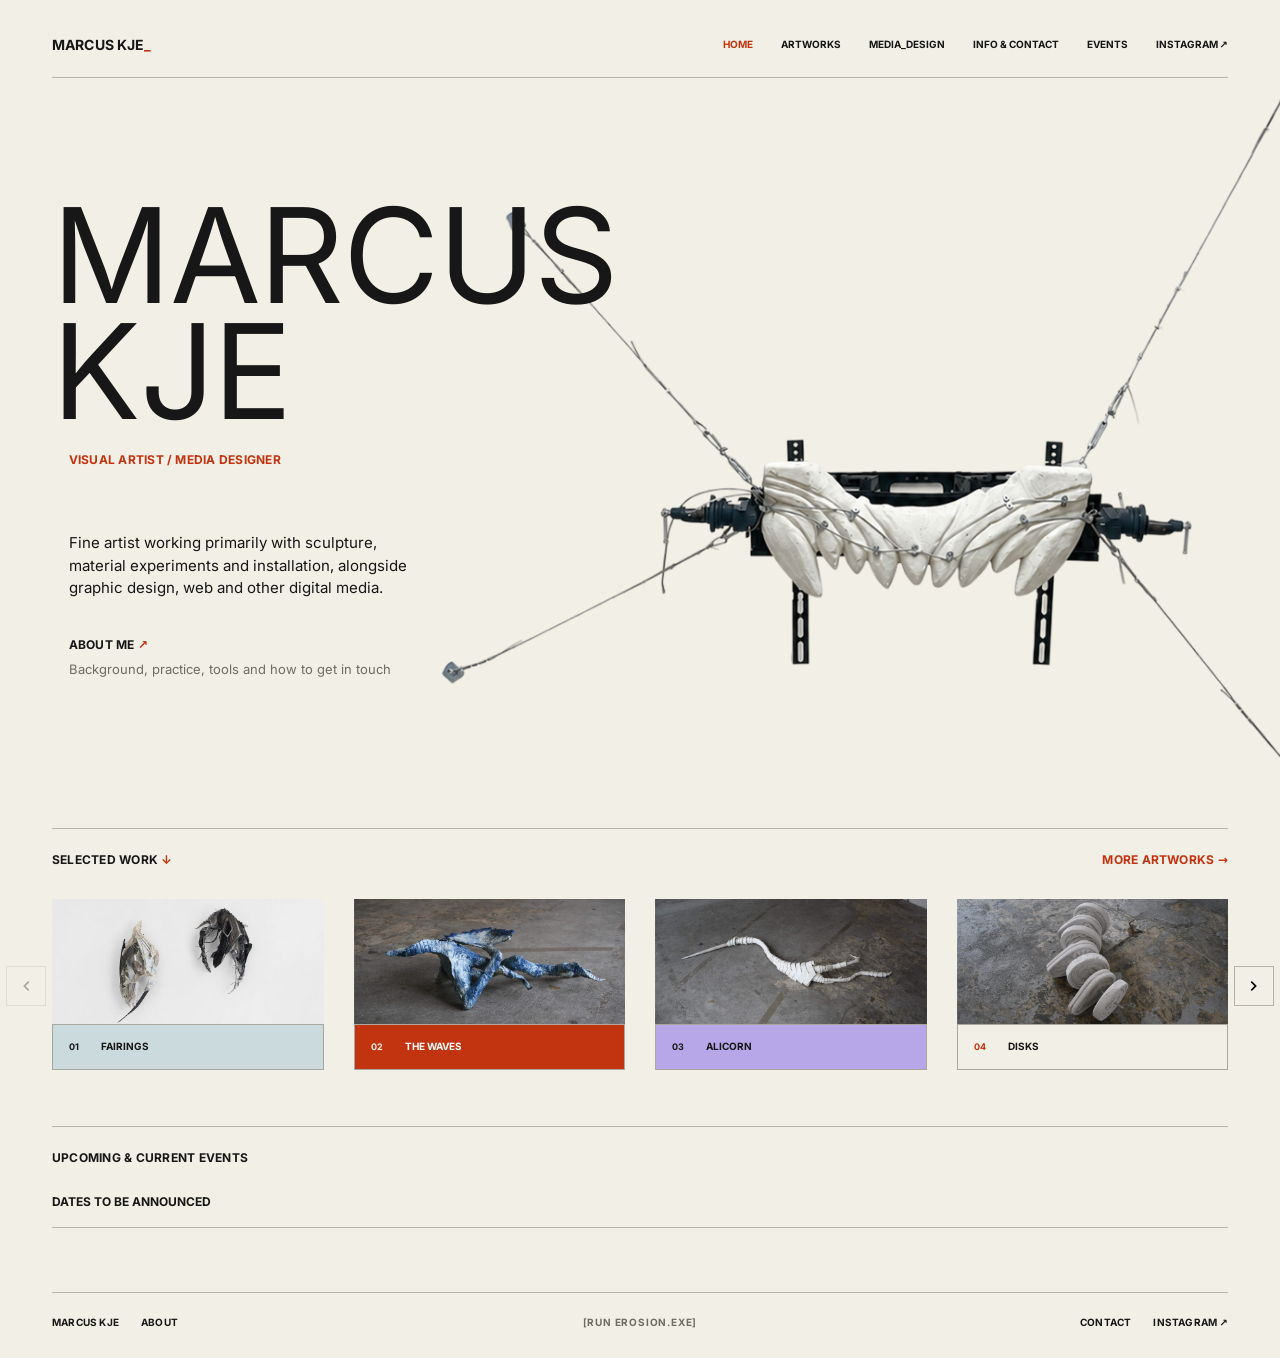
<file: index.html>
<!doctype html>
<html lang="en">
<head>
  <meta charset="utf-8">
  <meta name="viewport" content="width=device-width, initial-scale=1">
  <title>Marcus Kje | Fine artist / media designer</title>
  <meta name="description" content="Portfolio of Marcus Kje: sculpture, installation, graphic design, web and digital media.">
  <link rel="preload" href="fonts/inter-latin.woff2" as="font" type="font/woff2" crossorigin>
  <link rel="icon" href="img/favicon.svg" type="image/svg+xml">
  <link rel="stylesheet" href="css/style.css">
</head>
<body>
  <a class="skip-link" href="#main">Skip to content</a>

  <header class="site-header">
    <a class="brand" href="index.html">MARCUS KJE<span class="brand-cursor" aria-hidden="true">_</span></a>
    <nav class="nav" aria-label="Main">
      <a class="link-hover" href="index.html" aria-current="page">Home</a>
      <a class="link-hover" href="artworks.html">Artworks</a>
      <a class="link-hover" href="media-design.html">Media_design</a>
      <a class="link-hover" href="info.html">Info &amp; contact</a>
      <a class="link-hover" href="index.html#events">Events</a>
      <a class="link-hover" href="#" data-instagram>Instagram ↗</a>
    </nav>
    <button class="menu-toggle" type="button" aria-expanded="false" aria-controls="mobile-menu">Menu +</button>
  </header>

  <div class="mobile-menu" id="mobile-menu" hidden>
    <div class="top"><span class="brand">MARCUS KJE<span class="brand-cursor" aria-hidden="true">_</span></span><button class="menu-close menu-toggle" type="button" style="display:block">Close ×</button></div>
    <nav aria-label="Mobile">
      <a href="index.html" aria-current="page">Home</a>
      <a href="artworks.html">Artworks</a>
      <a href="media-design.html">Media_design</a>
      <a href="info.html">Info &amp; contact</a>
      <a href="index.html#events">Events</a>
      <a href="#" data-instagram>Instagram ↗</a>
      <a class="menu-erosion" href="erosion.html">_Erosion.exe</a>
    </nav>
  </div>

  <main id="main">
    <section class="hero">
      <div>
        <h1 class="hero-title">MARCUS<br>KJE</h1>
        <p class="hero-role label accent">Visual artist / media designer</p>
        <div class="hero-text">
          <p>Fine artist working primarily with sculpture, material experiments and installation, alongside graphic design, web and other digital media.</p>
        </div>
        <a class="hero-about" href="info.html">
          <span class="label">About me <span class="arrow" aria-hidden="true">↗</span></span>
          <span class="hero-about-guide">Background, practice, tools and how to get in touch</span>
        </a>
      </div>
      <div class="hero-media">
        <img class="hero-img" src="img/hero/retainer.png" alt="Retainer: white concrete sculpture on a TV wall mount, held by steel wires">
      </div>
    </section>

    <section id="selected" aria-labelledby="sel-title">
      <div class="section-head">
        <h2 class="label" id="sel-title"><a class="section-jump" href="#selected">Selected work <span class="arrow" aria-hidden="true">↓</span></a></h2>
        <a class="label accent more-link" href="artworks.html">More artworks <span class="arrow" aria-hidden="true">→</span></a>
      </div>
      <div class="carousel">
        <button class="chev chev--prev" type="button" aria-label="Previous works"><img src="img/icons/chevron-right.svg" alt=""></button>
        <div class="carousel-track"></div>
        <button class="chev chev--next" type="button" aria-label="Next works"><img src="img/icons/chevron-right.svg" alt=""></button>
      </div>
    </section>

    <section class="events" id="events" aria-labelledby="ev-title">
      <h2 class="label" id="ev-title">Upcoming &amp; current events</h2>
      <ul data-events></ul>
    </section>
  </main>

  <footer class="site-footer label">
    <div class="left"><a class="link-hover" href="index.html">Marcus Kje</a><a class="link-hover" href="info.html">About</a></div>
    <a class="footer-erosion" href="erosion.html">[Run Erosion.exe]</a>
    <div class="right"><a class="link-hover" href="info.html#contact">Contact</a><a class="link-hover" href="#" data-instagram>Instagram ↗</a></div>
  </footer>

  <script src="js/data.js"></script>
  <script src="js/main.js"></script>
</body>
</html>
</file>
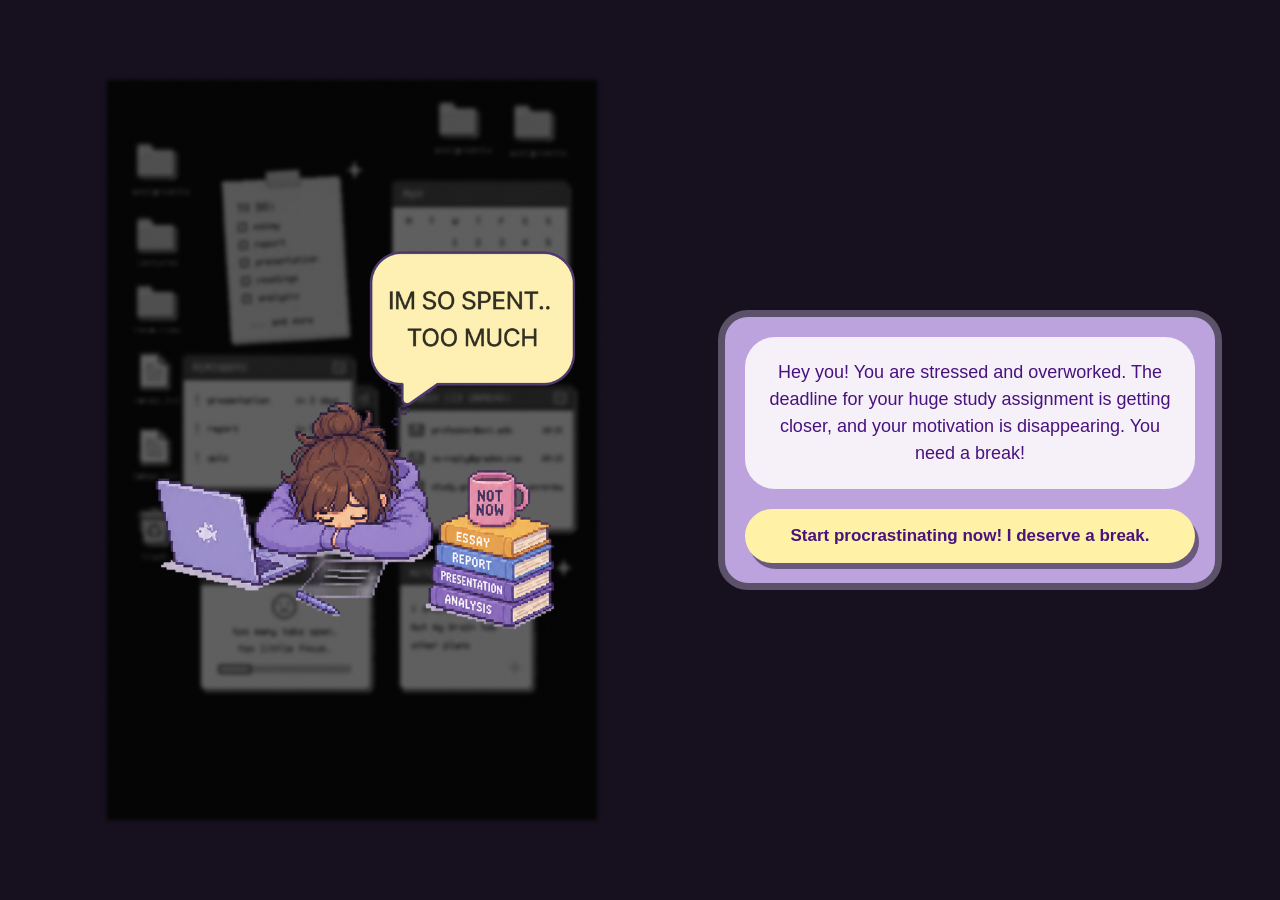
<file: projects/phil-the-phish/index.html>
<!DOCTYPE html>
<html lang="en">
<head>
    <meta charset="UTF-8">
    <meta name="viewport" content="width=device-width, initial-scale=1.0">
    <title>Phil the Positivity Fish</title>

    <link rel="stylesheet" href="css/style.css">
</head>
<body>

    <!-- siden ligger i main -->
    <main class="page">

        <!-- Container for billede + kontrolpanel -->
        <section class="scenario">

            <!-- Billedskift via js -->
            <div class="image-area">
                <img id="sceneImage" src="img/scene-intro.png" alt="Scenario image">
            </div>

            <!-- Tekst & knapper -->
            <section class="control-panel">

                <!-- Teksten skiftes via js -->
                <div id="textBox" class="text-box">
                    Text placeholder
                </div>

                <!-- Knapper via js -->
                <div id="buttonBox" class="button-box"></div>

            </section>

        </section>

    </main>

    <!-- js til sidst - HTML loaded først -->
    <script src="js/script.js"></script>
</body>
</html>
</file>
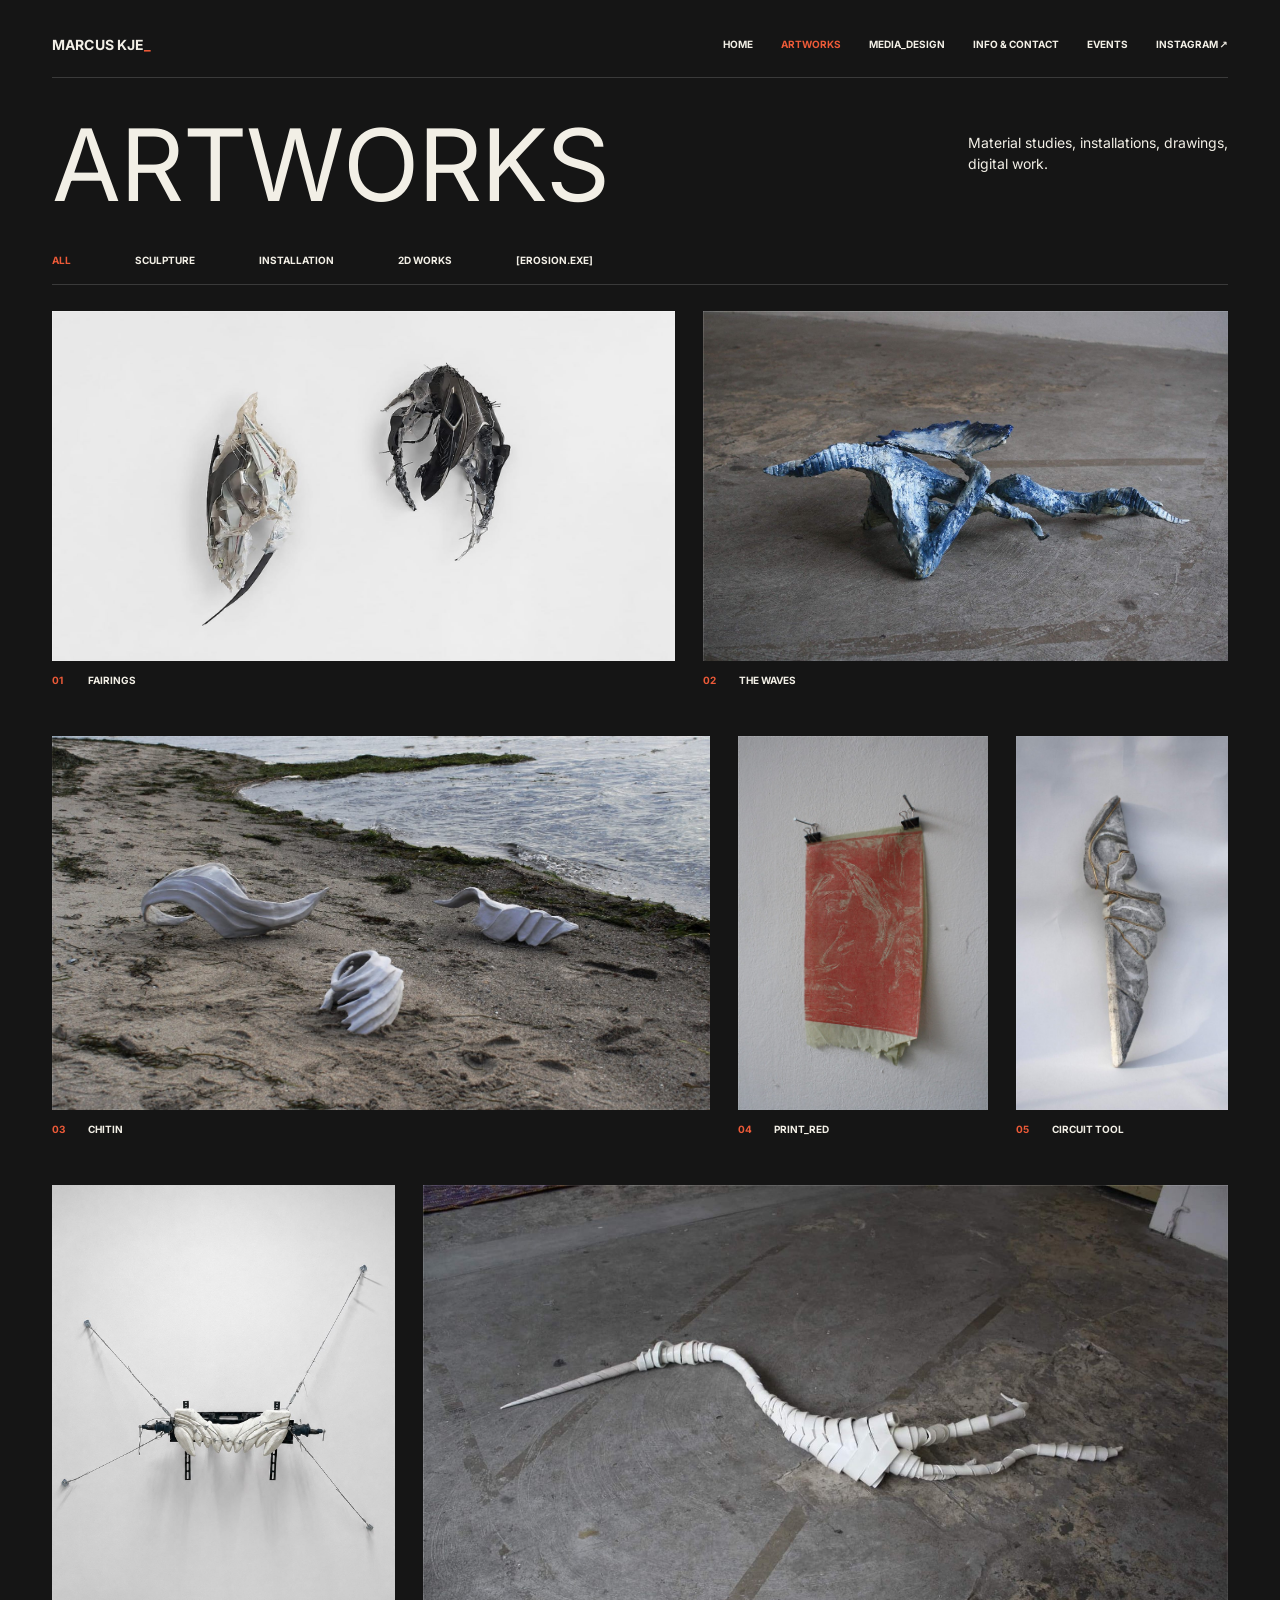
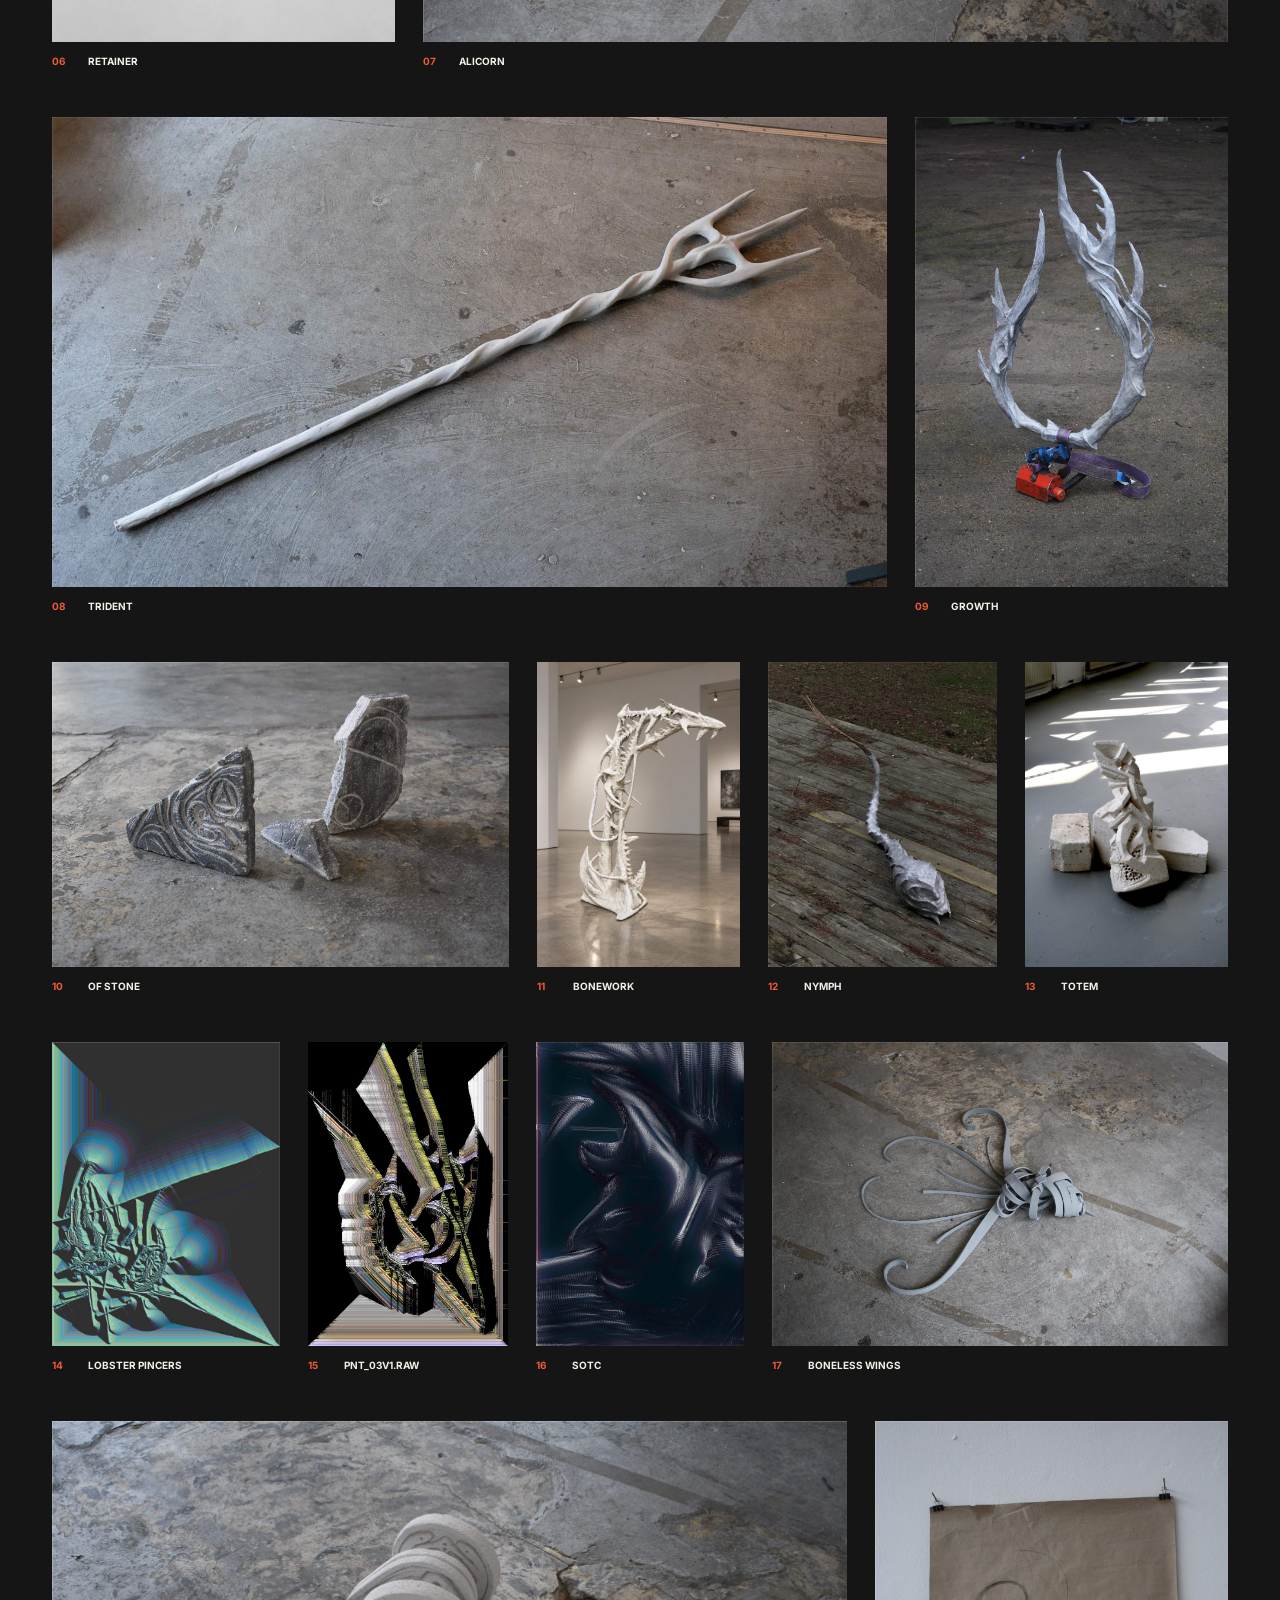
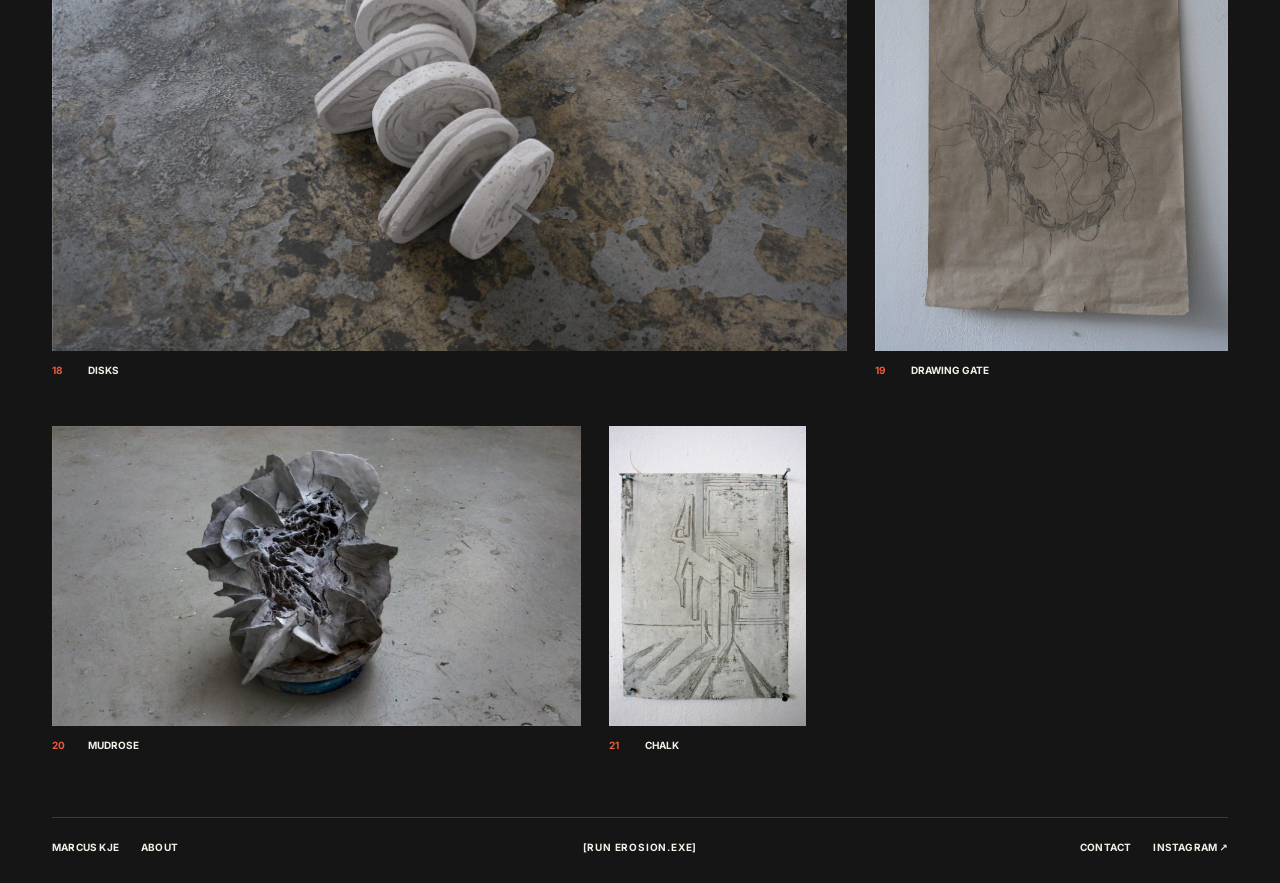
<file: artworks.html>
<!doctype html>
<html lang="en">
<head>
  <meta charset="utf-8">
  <meta name="viewport" content="width=device-width, initial-scale=1">
  <title>Artworks | Marcus Kje</title>
  <meta name="description" content="Material studies, installations, drawings and digital work by Marcus Kje.">
  <link rel="preload" href="fonts/inter-latin.woff2" as="font" type="font/woff2" crossorigin>
  <link rel="icon" href="img/favicon.svg" type="image/svg+xml">
  <link rel="stylesheet" href="css/style.css">
</head>
<body class="theme-dark">
  <a class="skip-link" href="#main">Skip to content</a>

  <header class="site-header">
    <a class="brand" href="index.html">MARCUS KJE<span class="brand-cursor" aria-hidden="true">_</span></a>
    <nav class="nav" aria-label="Main">
      <a class="link-hover" href="index.html">Home</a>
      <a class="link-hover" href="artworks.html" aria-current="page">Artworks</a>
      <a class="link-hover" href="media-design.html">Media_design</a>
      <a class="link-hover" href="info.html">Info &amp; contact</a>
      <a class="link-hover" href="index.html#events">Events</a>
      <a class="link-hover" href="#" data-instagram>Instagram ↗</a>
    </nav>
    <button class="menu-toggle" type="button" aria-expanded="false" aria-controls="mobile-menu">Menu +</button>
  </header>

  <div class="mobile-menu" id="mobile-menu" hidden>
    <div class="top"><span class="brand">MARCUS KJE<span class="brand-cursor" aria-hidden="true">_</span></span><button class="menu-close menu-toggle" type="button" style="display:block">Close ×</button></div>
    <nav aria-label="Mobile">
      <a href="index.html">Home</a>
      <a href="artworks.html" aria-current="page">Artworks</a>
      <a href="media-design.html">Media_design</a>
      <a href="info.html">Info &amp; contact</a>
      <a href="index.html#events">Events</a>
      <a href="#" data-instagram>Instagram ↗</a>
      <a class="menu-erosion" href="erosion.html">_Erosion.exe</a>
    </nav>
  </div>

  <main id="main">
    <div class="page-head">
      <h1 class="page-title">Artworks</h1>
      <p class="page-intro">Material studies, installations, drawings, digital work.</p>
    </div>
    <div class="filters" role="group" aria-label="Filter by category"></div>
    <p class="visually-hidden" id="filter-status" aria-live="polite"></p>
    <div class="grid grid--art" data-grid="artworks"></div>
    <p class="grid-empty" hidden>No works in this category yet.</p>
  </main>

  <footer class="site-footer label">
    <div class="left"><a class="link-hover" href="index.html">Marcus Kje</a><a class="link-hover" href="info.html">About</a></div>
    <a class="footer-erosion" href="erosion.html">[Run Erosion.exe]</a>
    <div class="right"><a class="link-hover" href="info.html#contact">Contact</a><a class="link-hover" href="#" data-instagram>Instagram ↗</a></div>
  </footer>

  <dialog class="popup" id="popup" aria-labelledby="popup-title">
    <button class="popup-close" type="button" aria-label="Close"><img src="img/icons/close.svg" alt=""></button>
    <div class="popup-inner">
      <div class="popup-media">
        <img src="[data-uri]" alt="">
        <div class="popup-nav">
          <span class="popup-count" aria-live="polite"></span>
          <button class="prev" type="button" aria-label="Previous image"><img src="img/icons/chevron-right.svg" alt=""></button>
          <button class="next" type="button" aria-label="Next image"><img src="img/icons/chevron-right.svg" alt=""></button>
        </div>
      </div>
      <div class="popup-info"></div>
    </div>
  </dialog>

  <script src="js/data.js"></script>
  <script src="js/main.js"></script>
</body>
</html>
</file>
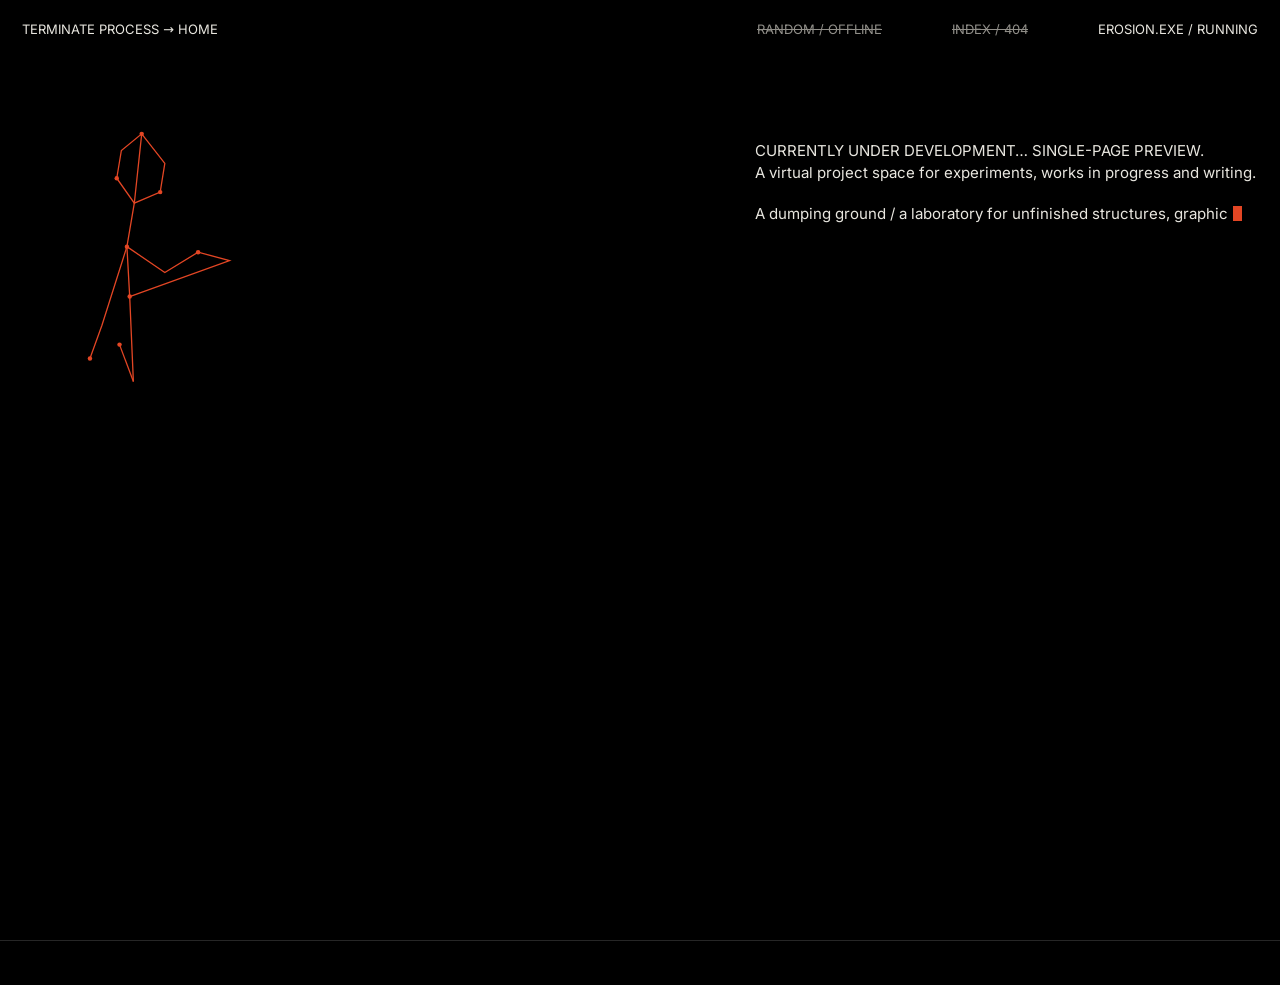
<file: erosion.html>
<!doctype html>
<html lang="en">
<head>
  <meta charset="utf-8">
  <meta name="viewport" content="width=device-width, initial-scale=1">
  <title>Erosion.exe | Marcus Kje</title>
  <meta name="description" content="Erosion.exe: a virtual project space for experiments, works in progress and writing. Currently under development.">
  <link rel="preload" href="fonts/inter-latin.woff2" as="font" type="font/woff2" crossorigin>
  <link rel="icon" href="img/favicon.svg" type="image/svg+xml">
  <link rel="stylesheet" href="css/style.css">
  <link rel="stylesheet" href="css/erosion.css">
</head>
<body class="erosion">
  <a class="skip-link" href="#main">Skip to content</a>

  <header class="ero-header">
    <a href="index.html">TERMINATE PROCESS → HOME</a>
    <span class="ero-dim ero-dead">RANDOM / OFFLINE</span>
    <span class="ero-dim ero-dead">INDEX / 404</span>
    <button class="ero-intercept" type="button" aria-label="Intercept process">EROSION.EXE / RUNNING</button>
  </header>

  <main id="main" class="ero-main">
    <svg class="ero-figure" viewBox="100 125 180 300" aria-hidden="true">
      <g fill="none" stroke="#e34624" stroke-width="1.4">
        <polygon points="170,140 195,172 190,203 162,215 143,188 148,158"/>
        <polyline points="170,140 162,215 154,262 157,316 161,408"/>
        <polyline points="154,262 195,290 231,268 265,277 157,316"/>
        <polyline points="154,262 127,347 114,383"/>
        <polyline points="146,368 161,408"/>
      </g>
      <g fill="#e34624">
        <circle cx="170" cy="140" r="2.4"/><circle cx="190" cy="203" r="2.4"/><circle cx="143" cy="188" r="2.4"/>
        <circle cx="154" cy="262" r="2.4"/><circle cx="231" cy="268" r="2.4"/><circle cx="157" cy="316" r="2.4"/>
        <circle cx="114" cy="383" r="2.4"/><circle cx="146" cy="368" r="2.4"/>
      </g>
    </svg>

    <img class="ero-texture" src="img/erosion/texture.jpg" alt="">

    <div class="ero-intro">
      <h1>CURRENTLY UNDER DEVELOPMENT… SINGLE-PAGE PREVIEW.</h1>
      <p>A virtual project space for experiments, works in progress and writing.</p>
      <p>A dumping ground / a laboratory for unfinished structures, graphic debris, notes and ideas without a final destination. Browse the no-man’s-land of unresolved work.</p>
      <p class="ero-status">SYSTEM OFFLINE / UNDER CONSTRUCTION / 00 OBJECTS AVAILABLE CURRENTLY</p>
    </div>

    <ul class="ero-items">
      <li style="--x:6%;  --y:54%">[ ZINE_003.PDF ]<br>404 / PAGE MISSING / UNDER CONSTRUCTION<br>…</li>
      <li style="--x:47%; --y:56%">NOTE_027<br>404 / PAGE MISSING / UNDER CONSTRUCTION</li>
      <li style="--x:36%; --y:72%">[ OPEN ESSAY ]<br>404 / PAGE MISSING / UNDER CONSTRUCTION</li>
      <li style="--x:67%; --y:79%">[ RUN EXPERIENCE ]<br>404 / PAGE MISSING / UNDER CONSTRUCTION</li>
    </ul>

    <figure class="ero-unresolved">
      <figcaption>UNRESOLVED</figcaption>
      <img src="img/erosion/unresolved.jpg" alt="Glitched landscape scan, work in progress">
    </figure>

    <p class="ero-fault">!! buffer fault</p>
    <p class="ero-mutation">LAST MUTATION: ??.??.??</p>
  </main>

  <footer class="ero-footer">
    <a href="info.html#contact">CONTACT</a>
    <a href="#" data-instagram>INSTAGRAM ↗</a>
  </footer>

  <script src="js/data.js"></script>
  <script src="js/main.js"></script>
  <script src="js/erosion.js"></script>
</body>
</html>
</file>
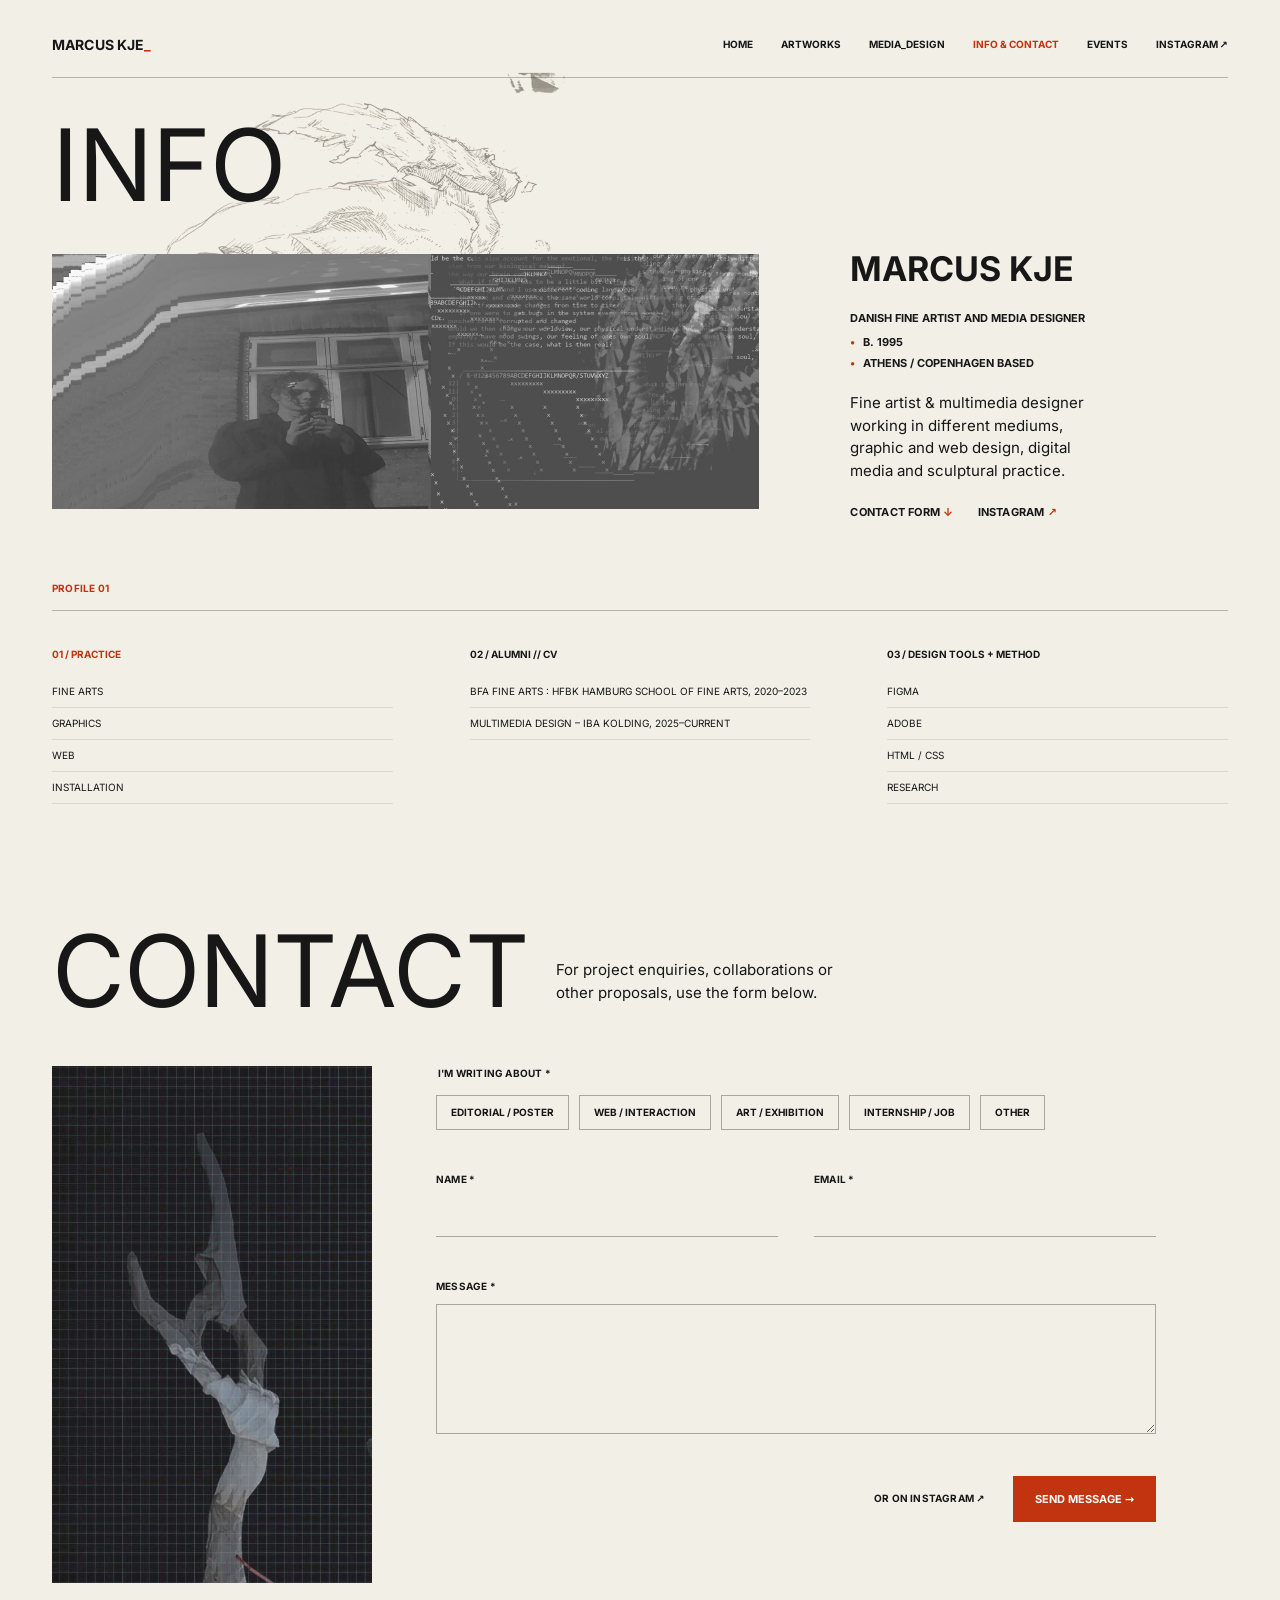
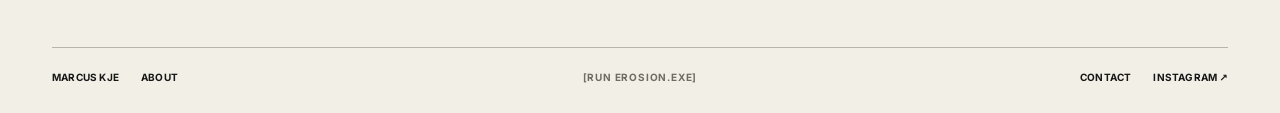
<file: info.html>
<!doctype html>
<html lang="en">
<head>
  <meta charset="utf-8">
  <meta name="viewport" content="width=device-width, initial-scale=1">
  <title>Info &amp; contact | Marcus Kje</title>
  <meta name="description" content="About Marcus Kje, fine artist and multimedia designer, and contact form.">
  <link rel="preload" href="fonts/inter-latin.woff2" as="font" type="font/woff2" crossorigin>
  <link rel="icon" href="img/favicon.svg" type="image/svg+xml">
  <link rel="stylesheet" href="css/style.css">
</head>
<body>
  <a class="skip-link" href="#main">Skip to content</a>

  <header class="site-header">
    <a class="brand" href="index.html">MARCUS KJE<span class="brand-cursor" aria-hidden="true">_</span></a>
    <nav class="nav" aria-label="Main">
      <a class="link-hover" href="index.html">Home</a>
      <a class="link-hover" href="artworks.html">Artworks</a>
      <a class="link-hover" href="media-design.html">Media_design</a>
      <a class="link-hover" href="info.html" aria-current="page">Info &amp; contact</a>
      <a class="link-hover" href="index.html#events">Events</a>
      <a class="link-hover" href="#" data-instagram>Instagram ↗</a>
    </nav>
    <button class="menu-toggle" type="button" aria-expanded="false" aria-controls="mobile-menu">Menu +</button>
  </header>

  <div class="mobile-menu" id="mobile-menu" hidden>
    <div class="top"><span class="brand">MARCUS KJE<span class="brand-cursor" aria-hidden="true">_</span></span><button class="menu-close menu-toggle" type="button" style="display:block">Close ×</button></div>
    <nav aria-label="Mobile">
      <a href="index.html">Home</a>
      <a href="artworks.html">Artworks</a>
      <a href="media-design.html">Media_design</a>
      <a href="info.html" aria-current="page">Info &amp; contact</a>
      <a href="index.html#events">Events</a>
      <a href="#" data-instagram>Instagram ↗</a>
      <a class="menu-erosion" href="erosion.html">_Erosion.exe</a>
    </nav>
  </div>

  <main id="main">
    <div class="info-head">
      <img class="info-drawing" src="img/info/claw-drawing.png" alt="">
      <h1 class="page-title">Info</h1>
    </div>

    <div class="info-top">
      <div class="info-imgs">
        <img src="img/info/portrait.jpg" alt="Marcus Kje, self-portrait in a window reflection">
        <img src="img/info/ramble.jpg" alt="Digital collage of code text and a drawn claw">
      </div>
      <div class="info-bio">
        <h2>MARCUS KJE</h2>
        <p class="info-facts-lead">Danish fine artist and media designer</p>
        <ul class="info-facts">
          <li>b. 1995</li>
          <li>Athens / Copenhagen based</li>
        </ul>
        <p>Fine artist &amp; multimedia designer working in different mediums, graphic and web design, digital media and sculptural practice.</p>
        <p class="info-links label">
          <a class="link-hover" href="#contact">Contact form <span class="arrow" aria-hidden="true">↓</span></a>
          <a class="link-hover" href="#" data-instagram>Instagram <span class="arrow" aria-hidden="true">↗</span></a>
        </p>
      </div>
    </div>

    <section class="profile" aria-labelledby="profile-title">
      <p class="label accent" id="profile-title">Profile 01</p>
      <hr class="rule" style="margin-top:14px">
      <div class="profile-cols">
        <div class="profile-col">
          <details><summary>Practice</summary>
            <h3>01 / Practice</h3>
            <ul><li>Fine arts</li><li>Graphics</li><li>Web</li><li>Installation</li></ul>
          </details>
        </div>
        <div class="profile-col">
          <details><summary>Alumni // CV</summary>
            <h3>02 / Alumni // CV</h3>
            <ul><li>BFA Fine Arts : HFBK Hamburg School of Fine Arts, <span style="white-space:nowrap">2020–2023</span></li><li>Multimedia Design – IBA Kolding, 2025–current</li></ul>
          </details>
        </div>
        <div class="profile-col">
          <details><summary>Design tools / method</summary>
            <h3>03 / Design tools + method</h3>
            <ul><li>Figma</li><li>Adobe</li><li>HTML / CSS</li><li>Research</li></ul>
          </details>
        </div>
      </div>
    </section>

    <section class="contact" id="contact" aria-labelledby="contact-title">
      <div class="contact-head">
        <h2 class="page-title" id="contact-title">Contact</h2>
        <p>For project enquiries, collaborations or other proposals, use the form below.</p>
      </div>

      <div class="contact-body">
        <img class="contact-img" src="img/info/contact.webp" alt="">

        <form class="form" id="contact-form" novalidate>
          <!-- the former "typical enquiries" are now the choice of topic (replaces the subject dropdown) -->
          <fieldset class="topics" aria-describedby="topic-err">
            <legend>I'm writing about *</legend>
            <div class="topic-list">
              <label><input type="radio" name="topic" value="Editorial / poster"><span>Editorial / poster</span></label>
              <label><input type="radio" name="topic" value="Web / interaction"><span>Web / interaction</span></label>
              <label><input type="radio" name="topic" value="Art / exhibition"><span>Art / exhibition</span></label>
              <label><input type="radio" name="topic" value="Internship / job"><span>Internship / job</span></label>
              <label><input type="radio" name="topic" value="Other"><span>Other</span></label>
            </div>
            <span class="err" id="topic-err"></span>
          </fieldset>

          <div class="form-row">
            <div class="field">
              <label for="name">Name *</label>
              <input id="name" name="name" autocomplete="name" required aria-describedby="name-err">
              <span class="err" id="name-err"></span>
            </div>
            <div class="field">
              <label for="email">Email *</label>
              <input id="email" name="email" type="email" autocomplete="email" required aria-describedby="email-err">
              <span class="err" id="email-err"></span>
            </div>
          </div>

          <div class="field">
            <label for="message">Message *</label>
            <textarea id="message" name="message" required aria-describedby="message-err"></textarea>
            <span class="err" id="message-err"></span>
          </div>

          <div class="form-actions">
            <a class="label link-hover" href="#" data-instagram>Or on Instagram ↗</a>
            <button class="btn" type="submit">Send message →</button>
          </div>
        </form>
      </div>
    </section>
  </main>

  <footer class="site-footer label">
    <div class="left"><a class="link-hover" href="index.html">Marcus Kje</a><a class="link-hover" href="info.html">About</a></div>
    <a class="footer-erosion" href="erosion.html">[Run Erosion.exe]</a>
    <div class="right"><a class="link-hover" href="info.html#contact">Contact</a><a class="link-hover" href="#" data-instagram>Instagram ↗</a></div>
  </footer>

  <script src="js/data.js"></script>
  <script src="js/main.js"></script>
</body>
</html>
</file>
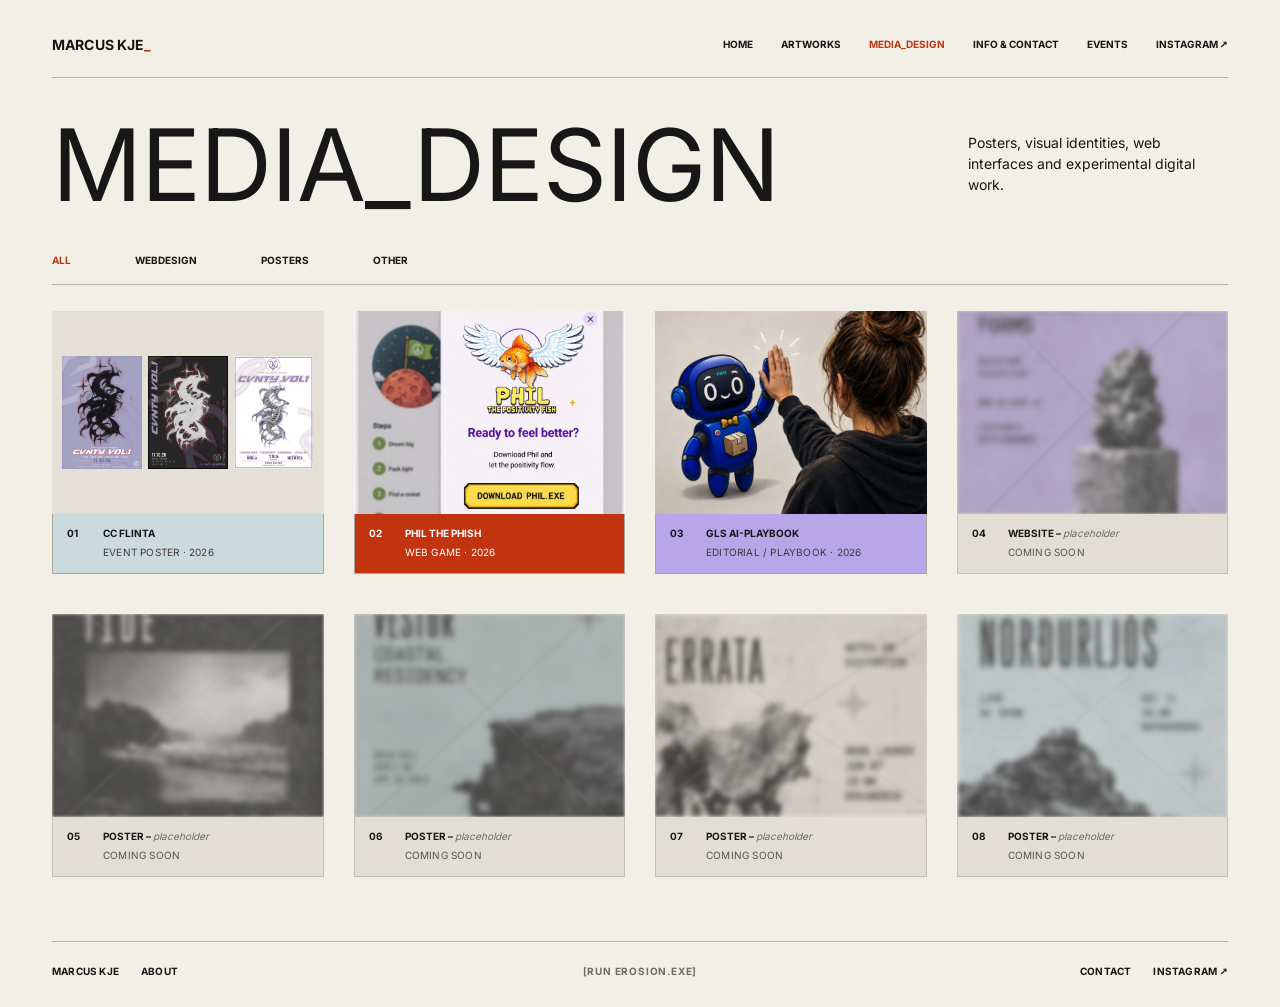
<file: media-design.html>
<!doctype html>
<html lang="en">
<head>
  <meta charset="utf-8">
  <meta name="viewport" content="width=device-width, initial-scale=1">
  <title>Media design | Marcus Kje</title>
  <meta name="description" content="Posters, visual identities, web interfaces and experimental digital work by Marcus Kje.">
  <link rel="preload" href="fonts/inter-latin.woff2" as="font" type="font/woff2" crossorigin>
  <link rel="icon" href="img/favicon.svg" type="image/svg+xml">
  <link rel="stylesheet" href="css/style.css">
</head>
<body>
  <a class="skip-link" href="#main">Skip to content</a>

  <header class="site-header">
    <a class="brand" href="index.html">MARCUS KJE<span class="brand-cursor" aria-hidden="true">_</span></a>
    <nav class="nav" aria-label="Main">
      <a class="link-hover" href="index.html">Home</a>
      <a class="link-hover" href="artworks.html">Artworks</a>
      <a class="link-hover" href="media-design.html" aria-current="page">Media_design</a>
      <a class="link-hover" href="info.html">Info &amp; contact</a>
      <a class="link-hover" href="index.html#events">Events</a>
      <a class="link-hover" href="#" data-instagram>Instagram ↗</a>
    </nav>
    <button class="menu-toggle" type="button" aria-expanded="false" aria-controls="mobile-menu">Menu +</button>
  </header>

  <div class="mobile-menu" id="mobile-menu" hidden>
    <div class="top"><span class="brand">MARCUS KJE<span class="brand-cursor" aria-hidden="true">_</span></span><button class="menu-close menu-toggle" type="button" style="display:block">Close ×</button></div>
    <nav aria-label="Mobile">
      <a href="index.html">Home</a>
      <a href="artworks.html">Artworks</a>
      <a href="media-design.html" aria-current="page">Media_design</a>
      <a href="info.html">Info &amp; contact</a>
      <a href="index.html#events">Events</a>
      <a href="#" data-instagram>Instagram ↗</a>
      <a class="menu-erosion" href="erosion.html">_Erosion.exe</a>
    </nav>
  </div>

  <main id="main">
    <div class="page-head">
      <h1 class="page-title">Media_design</h1>
      <p class="page-intro">Posters, visual identities, web interfaces and experimental digital work.</p>
    </div>
    <div class="filters" role="group" aria-label="Filter by category"></div>
    <p class="visually-hidden" id="filter-status" aria-live="polite"></p>
    <div class="grid grid--media" data-grid="media"></div>
    <p class="grid-empty" hidden>No works in this category yet.</p>
  </main>

  <footer class="site-footer label">
    <div class="left"><a class="link-hover" href="index.html">Marcus Kje</a><a class="link-hover" href="info.html">About</a></div>
    <a class="footer-erosion" href="erosion.html">[Run Erosion.exe]</a>
    <div class="right"><a class="link-hover" href="info.html#contact">Contact</a><a class="link-hover" href="#" data-instagram>Instagram ↗</a></div>
  </footer>

  <dialog class="popup" id="popup" aria-labelledby="popup-title">
    <button class="popup-close" type="button" aria-label="Close"><img src="img/icons/close.svg" alt=""></button>
    <div class="popup-inner">
      <div class="popup-media">
        <img src="[data-uri]" alt="">
        <div class="popup-nav">
          <span class="popup-count" aria-live="polite"></span>
          <button class="prev" type="button" aria-label="Previous image"><img src="img/icons/chevron-right.svg" alt=""></button>
          <button class="next" type="button" aria-label="Next image"><img src="img/icons/chevron-right.svg" alt=""></button>
        </div>
      </div>
      <div class="popup-info"></div>
    </div>
  </dialog>

  <dialog class="viewer" id="viewer" aria-label="Project viewer">
    <div class="viewer-bar label">
      <span class="viewer-title"></span>
      <a class="viewer-newtab" href="#" target="_blank" rel="noopener">Open in new tab ↗</a>
      <button class="viewer-close" type="button">Close ×</button>
    </div>
    <iframe src="about:blank" title=""></iframe>
  </dialog>

  <script src="js/data.js"></script>
  <script src="js/main.js"></script>
</body>
</html>
</file>
<file: css/style.css>
/* ==========================================================================
   Marcus Kje, portfolio
   Colours, type and spacing taken from the Figma prototype.
   ========================================================================== */

/* Inter, self-hosted (no request to Google = no visitor IP sent to a third party, GDPR).
   One variable file covers weights 400–700. Licence: SIL Open Font License 1.1. */
@font-face { font-family: 'Inter'; font-style: normal; font-weight: 100 900; font-display: swap;
  src: url('../fonts/inter-latin.woff2') format('woff2');
  unicode-range: U+0000-00FF, U+0131, U+0152-0153, U+02BB-02BC, U+02C6, U+02DA, U+02DC, U+0304, U+0308, U+0329, U+2000-206F, U+20AC, U+2122, U+2191, U+2193, U+2212, U+2215, U+FEFF, U+FFFD; }
@font-face { font-family: 'Inter'; font-style: normal; font-weight: 100 900; font-display: swap;
  src: url('../fonts/inter-latin-ext.woff2') format('woff2');
  unicode-range: U+0100-02BA, U+02BD-02C5, U+02C7-02CC, U+02CE-02D7, U+02DD-02FF, U+1D00-1DBF, U+1E00-1E9F, U+1EF2-1EFF, U+2020, U+20A0-20AB, U+20AD-20C0, U+2113, U+2C60-2C7F, U+A720-A7FF; }
:root {
  --bg: #f2efe6;
  --ink: #171717;
  --accent: #c2330f;        /* WCAG AA: 4.8:1 on the off-white background (Figma #e34624 was 3.5:1) */
  --line: #b8b4aa;
  --muted: #6f6c64;
  --paper: #f8f6f0;
  --card-blue: #cbdadd;
  --card-red: #c2330f;
  --card-lilac: #b7a7e8;
  --dark: #151515;
  --gutter: 52px;
  --font: 'Inter', system-ui, -apple-system, 'Segoe UI', sans-serif;
  --cursor: url('../img/cursor/arrow.svg') 1 1, auto;
  --cursor-link: url('../img/cursor/hand.svg') 5 1, pointer;
}

*, *::before, *::after { box-sizing: border-box; }

html { cursor: var(--cursor); scroll-behavior: smooth; } /* in-page jumps glide (off with reduce-motion) */
a, button, label, select, summary, [role='button'], .card { cursor: var(--cursor-link); }
input, textarea { cursor: text; }

body {
  margin: 0;
  background: var(--bg);
  color: var(--ink);
  font-family: var(--font);
  font-size: 15px;
  line-height: 1.5;
  -webkit-font-smoothing: antialiased;
  min-height: 100vh;
  display: flex;
  flex-direction: column;
}
main { flex: 1; }
img { display: block; max-width: 100%; }
a { color: inherit; text-decoration: none; }
button { font: inherit; color: inherit; background: none; border: 0; padding: 0; }

.wrap { padding: 0 var(--gutter); }
.label { font-size: 10px; font-weight: 700; text-transform: uppercase; letter-spacing: .02em; }
.accent { color: var(--accent); }
.rule { border: 0; border-top: 1px solid var(--line); margin: 0; }
.visually-hidden { position: absolute; width: 1px; height: 1px; overflow: hidden; clip: rect(0 0 0 0); white-space: nowrap; }

.skip-link { position: absolute; left: -999px; top: 8px; background: var(--ink); color: var(--bg); padding: 8px 12px; z-index: 100; }
.skip-link:focus { left: 8px; }
:focus-visible { outline: 2px solid var(--accent); outline-offset: 3px; }

.link-hover { position: relative; }
.link-hover:hover, .link-hover[aria-current='page'] { color: var(--accent); }

/* ---------- Header ---------- */
.site-header {
  display: flex; align-items: center; justify-content: space-between;
  padding: 34px var(--gutter) 22px;
  border-bottom: 1px solid var(--line);
  margin: 0 var(--gutter);
  padding-left: 0; padding-right: 0;
}
.brand { font-size: 14px; font-weight: 700; letter-spacing: .01em; }
.brand-cursor { color: var(--accent); } /* F: MARCUS KJE_ */
.nav { display: flex; gap: 28px; }
.nav a { font-size: 10px; font-weight: 700; text-transform: uppercase; }
.menu-toggle { display: none; font-size: 11px; font-weight: 700; color: var(--accent); text-transform: uppercase; }

/* ---------- Footer (uniform on every page) ---------- */
.site-footer {
  display: flex; align-items: center; justify-content: space-between; gap: 16px;
  margin: 64px var(--gutter) 0;
  padding: 22px 0 28px;
  border-top: 1px solid var(--line);
}
.site-footer .left, .site-footer .right { display: flex; gap: 22px; align-items: center; }
/* the quiet way into Erosion.exe: centred in every footer, muted grey (white on the dark Artworks page) */
.site-footer { display: grid; grid-template-columns: 1fr auto 1fr; }
.site-footer .right { justify-self: end; }
.footer-erosion { color: var(--muted); letter-spacing: .08em; transition: color .2s ease; }
.footer-erosion:hover, .footer-erosion:focus-visible { color: var(--accent); }
.theme-dark .footer-erosion { color: #f2efe6; }
.theme-dark .footer-erosion:hover, .theme-dark .footer-erosion:focus-visible { color: var(--accent); } /* the white rule above would otherwise win over the hover */
/* …and on the Artworks page, at the far right of the filter row */
.filters .filters-erosion { font-size: 10px; font-weight: 700; text-transform: uppercase; color: var(--ink); } /* a "trick" category: looks like the others, leads into Erosion.exe */
.filters .filters-erosion:hover, .filters .filters-erosion:focus-visible { color: var(--accent); }

/* ---------- Page titles ---------- */
.page-head { display: grid; grid-template-columns: 1fr auto; gap: 24px; align-items: start; padding: 40px var(--gutter) 0; }
.page-title { font-size: clamp(56px, 7.8vw, 112px); font-weight: 400; line-height: .95; margin: 0; text-transform: uppercase; letter-spacing: -.01em; }
.page-intro { max-width: 260px; margin: 14px 0 0; font-size: 14px; }

/* ---------- Filters ---------- */
.filters { display: flex; flex-wrap: wrap; gap: 8px 64px; padding: 40px var(--gutter) 16px; border-bottom: 1px solid var(--line); margin: 0 var(--gutter); padding-left: 0; padding-right: 0; }
.filters button { font-size: 10px; font-weight: 700; text-transform: uppercase; }
.filters button:hover, .filters button[aria-pressed='true'] { color: var(--accent); }

/* ---------- Grids ---------- */
.grid { display: grid; gap: 40px 30px; padding: 26px var(--gutter) 0; }
.grid--media { grid-template-columns: repeat(4, 1fr); }
/* JUSTIFIED ROWS: every row has the same height and fills the full width; each work gets a width in
   proportion to its image (--r = width/height, set from data.js), so nothing is cropped and the titles
   line up per row. The ::after spacer stops the last, half-full row from stretching. */
.grid--art { display: flex; flex-wrap: wrap; gap: 48px 28px; --row-h: 300px; }
.grid--art .card { flex: var(--r, 1) 1 calc(var(--r, 1) * var(--row-h)); min-width: 0; }
.grid--art::after { content: ""; flex: 999 1 0; }
.card { display: block; text-align: left; width: 100%; }
.card .thumb { overflow: hidden; background: #ddd9cf; aspect-ratio: 4 / 3; }
.grid--media .card .thumb { aspect-ratio: 294 / 220; }
.card .thumb img { width: 100%; height: 100%; object-fit: cover; transition: transform .5s ease; }
.card:hover .thumb img { transform: scale(1.03); }
/* several whole posters side by side (e.g. CC Flinta) */
.thumb--multi { display: flex; gap: 6px; padding: 10px; background: #e4e0d6 !important; }
.thumb--multi img { flex: 1; min-width: 0; object-fit: contain !important; }
.card .meta { display: flex; gap: 22px; margin-top: 12px; font-size: 10px; font-weight: 700; text-transform: uppercase; }
.card .meta .num { color: var(--accent); min-width: 14px; }
/* Media design: real projects get coloured title bars + a type tag, like the Selected-work cards on
   the frontpage; placeholders keep the plain look (they only demonstrate the full layout) */
.card .meta--bar { flex-wrap: wrap; row-gap: 4px; margin-top: 0; padding: 12px 14px 13px; border: 1px solid #a9a69d; border-top: 0; }
.meta--bar .meta-tag { flex-basis: 100%; padding-left: 36px; font-weight: 400; color: #3d3b36; letter-spacing: .02em; }
button.card:nth-of-type(3n+1) .meta--bar { background: var(--card-blue); }
button.card:nth-of-type(3n+2) .meta--bar { background: var(--card-red); color: #fff; }
button.card:nth-of-type(3n+2) .meta--bar .num, button.card:nth-of-type(3n+2) .meta--bar .meta-tag { color: #fff !important; }
button.card:nth-of-type(3n+3) .meta--bar { background: var(--card-lilac); }
.card .meta--bar .num { color: var(--ink); } /* dark numbers on blue/lilac (red would be too faint) */
.card:hover .meta--bar { filter: brightness(.96); }
/* placeholders: same label box, in a quiet neutral grey */
.card .meta--ph { background: #e2ded4; border-color: #c4bfb3; }
.card .meta--ph .num { color: var(--ink); }
.card .meta--ph .ph, .card .meta--ph .meta-tag { color: #57544d; }
.card.is-placeholder:hover .meta--bar { filter: none; }
.card.is-placeholder { cursor: not-allowed; }
.card.is-placeholder.shake { animation: shake .4s ease; }
@keyframes shake { 20% { transform: translateX(-6px); } 40% { transform: translateX(5px); } 60% { transform: translateX(-3px); } 80% { transform: translateX(2px); } }
.card.is-placeholder .thumb img { filter: grayscale(.2) blur(1.5px); opacity: .8; }
.card.is-placeholder .ph { font-style: italic; font-weight: 400; color: var(--muted); text-transform: lowercase; }
.card[hidden] { display: none; }
.grid-empty { padding: 40px var(--gutter); color: var(--muted); font-size: 13px; }

/* Artworks: dark page, every work at its natural proportions, shown whole (never cropped) */
.theme-dark { --accent: #ec5a38; --bg: var(--dark); --ink: #f2efe6; --line: #3a3a3a; --muted: #8b877e; }
.theme-dark .card .thumb { background: #222; aspect-ratio: var(--r, 1); }
.theme-dark .card .thumb img { height: 100%; object-fit: cover; }  /* box has the image's own ratio → no cropping */

/* ---------- Home ---------- */
/* D: "Selected work ↓" scrolls the carousel + events into view */
#selected { scroll-margin-top: 20px; }
.section-head > a.label { font-size: 12px; }
/* "More artworks →": it is already red, so the hover shows as an underline + the arrow moving on */
.more-link { text-decoration: underline; text-decoration-color: transparent; text-underline-offset: 5px; text-decoration-thickness: 1px; transition: text-decoration-color .2s ease; }
.more-link .arrow { display: inline-block; transition: transform .2s ease; }
.more-link:hover, .more-link:focus-visible { text-decoration-color: currentColor; }
.more-link:hover .arrow, .more-link:focus-visible .arrow { transform: translateX(4px); } /* "More artworks →" same size + baseline as "Selected work ↓" */
.section-jump .arrow, .hero-about .arrow { display: inline-block; color: var(--accent); transition: transform .2s ease; }
.section-jump:hover, .section-jump:focus-visible { color: var(--accent); }
.section-jump:hover .arrow { transform: translateY(2px); }
/* E: "About me ↑" under the intro text */
.hero-about { position: relative; z-index: 2; display: inline-flex; flex-direction: column; gap: 6px; margin-top: clamp(20px, 4svh, 40px); padding-left: clamp(8px, 1.3vw, 20px); }
.hero-about .label { font-size: 12px; }
.hero-about-guide { font-size: 13px; color: var(--muted); }
.hero-about:hover .label, .hero-about:focus-visible .label { color: var(--accent); }
.hero-about:hover .arrow { transform: translate(2px, -2px); }
/* Hero is capped to the visible screen height (minus header), so "Selected work" always peeks up.
   Both title and image scale with the SMALLER of width/height → no giant hero on wide, low screens. */
.hero { position: relative; display: grid; grid-template-columns: minmax(0, 1fr) minmax(0, 1.2fr); align-items: center;
        height: calc(100svh - 150px); min-height: 520px; max-height: 900px; padding: 0 var(--gutter) 30px; overflow-x: clip; overflow-y: visible; }
/* everything after the hero sits on a layer ABOVE the hero image, so the image may bleed behind it */
main > section:not(.hero), .site-header, .site-footer { position: relative; z-index: 1; }
.hero-title { font-size: clamp(64px, min(10.3vw, 16svh), 148px); font-weight: 400; line-height: .88; margin: 0; letter-spacing: -.01em; position: relative; z-index: 2; }
/* the big title has built-in side spacing on its first letter → indent the lines below so they line up with (or sit just right of) the "M" */
.hero-role, .hero-text { padding-left: clamp(8px, 1.3vw, 20px); }
.hero-role { position: relative; z-index: 2; font-size: 12px; margin: 22px 0 0; }
.hero-text { position: relative; z-index: 2; margin-top: clamp(24px, 7svh, 90px); max-width: 360px; }
.hero-text .label { font-size: 12px; margin-bottom: 26px; }
.hero-text p { margin: 0; font-size: 15px; }
/* big image on its own layer behind the text: bleeds above the hero and down behind "Selected work" */
/* as in the Figma: big, reaching up past the menu (behind it) and down behind "Selected work" */
.hero-media { position: absolute; z-index: 0; top: -150px; bottom: -150px; right: calc(-1 * var(--gutter)); width: 70%; margin: 0; }
.hero-img { width: 100%; height: 100%; object-fit: contain; object-position: 85% 42%; pointer-events: none; }
.hero-cta { position: absolute; right: calc(var(--gutter) + 20px); bottom: 124px; z-index: 3; }

/* same pattern as "Upcoming & current events": divider line first, then the heading */
.section-head { display: flex; justify-content: space-between; align-items: baseline; padding: 22px 0 0; border-top: 1px solid var(--line); margin: 0 var(--gutter); }
.section-head .label, .events > .label { margin-top: 0; } /* identical spacing line → heading in both sections */
.section-head .label { font-size: 12px; }

.carousel { position: relative; padding: 20px var(--gutter) 0; }
.carousel-track { display: grid; grid-auto-flow: column; grid-auto-columns: calc((100% - 3 * 30px) / 4); gap: 30px; overflow-x: auto; scroll-snap-type: x mandatory; scrollbar-width: none; scroll-behavior: smooth; }
.carousel-track::-webkit-scrollbar { display: none; }
.sel-card { scroll-snap-align: start; display: block; }
.sel-card .thumb { aspect-ratio: 305 / 140; overflow: hidden; background: #ddd9cf; }
.sel-card .thumb img { width: 100%; height: 100%; object-fit: cover; transition: transform .5s ease; }
.sel-card:hover .thumb img { transform: scale(1.04); }
.sel-card .bar { display: flex; gap: 22px; align-items: center; height: 46px; padding: 0 16px; border: 1px solid #a9a69d; font-size: 10px; font-weight: 700; text-transform: uppercase; }
.sel-card .bar .num { font-size: 9px; color: var(--accent); }
.sel-card:nth-child(4n+1) .bar { background: var(--card-blue); }
.sel-card:nth-child(4n+2) .bar { background: var(--card-red); color: #fff; }
.sel-card:nth-child(4n+2) .bar .num { color: var(--bg); }
.sel-card:nth-child(4n+3) .bar { background: var(--card-lilac); }
/* red numbers are too faint on the blue/lilac cards (3.9:1 / 2.6:1) → dark numbers there */
.sel-card:nth-child(4n+1) .bar .num, .sel-card:nth-child(4n+3) .bar .num { color: var(--ink); }
.sel-card:nth-child(4n+4) .bar { background: var(--bg); }
.chev { position: absolute; top: 50%; width: 40px; height: 40px; display: grid; place-items: center; border: 1px solid var(--line); background: var(--bg); z-index: 3; transform: translateY(-20%); }
.chev:hover { border-color: var(--ink); }
.chev img { width: 20px; height: 20px; filter: brightness(0); }
.chev--prev { left: 6px; } .chev--prev img { transform: rotate(180deg); }
.chev--next { right: 6px; }
.chev[disabled] { opacity: .3; pointer-events: none; }

.events { scroll-margin-top: 24px; margin: 56px var(--gutter) 0; border-top: 1px solid var(--line); padding-top: 22px; }
.events .label { font-size: 12px; margin-bottom: 10px; }
.events ul { list-style: none; margin: 0; padding: 0; }
.events li { border-bottom: 1px solid var(--line); }
/* event row: status | title | type, place · dates */
.events .ev { display: grid; grid-template-columns: 110px auto 1fr; align-items: baseline; gap: 6px 22px; padding: 16px 0; text-transform: uppercase; }
.events .ev--empty { display: block; font-size: 12px; font-weight: 700; }
.ev-status { font-size: 10px; font-weight: 700; color: var(--muted); display: inline-flex; align-items: center; gap: 8px; }
.ev-status.is-now { color: var(--accent); }
.ev-dot { width: 8px; height: 8px; border-radius: 50%; background: var(--accent); animation: ev-pulse 1.8s ease-out infinite; }
@keyframes ev-pulse { 0% { box-shadow: 0 0 0 0 rgba(194, 51, 15, .55); } 70% { box-shadow: 0 0 0 8px rgba(194, 51, 15, 0); } 100% { box-shadow: 0 0 0 0 rgba(194, 51, 15, 0); } }
.ev-title { font-size: 18px; font-weight: 700; letter-spacing: .01em; }
.ev-arrow { color: var(--accent); display: inline-block; transition: transform .2s ease; }
.events .ev-meta { font-size: 11px; font-weight: 400; color: var(--muted); }
.events a.ev:hover .ev-title { color: var(--accent); }
.events a.ev:hover .ev-arrow { transform: translate(2px, -2px); }

/* ---------- Popup (artworks + media) ---------- */
.popup { width: min(1100px, 94vw); max-height: 92vh; padding: 0; border: 0; background: var(--bg); color: var(--ink); }
.theme-dark .popup { background: #1d1d1d; }
.popup::backdrop { background: rgba(10, 10, 10, .72); }
.popup-inner { display: grid; grid-template-columns: 1.6fr 1fr; min-height: 60vh; max-height: 92vh; }
.popup-media { position: relative; background: #0f0f0f; display: grid; place-items: center; min-height: 50vh; }
.popup-media img { max-height: 86vh; width: 100%; object-fit: contain; }
.popup-nav { position: absolute; inset: auto 12px 12px auto; display: flex; gap: 8px; align-items: center; color: #f2efe6; font-size: 10px; font-weight: 700; }
/* arrows + counter sit on a dark chip, so they stay visible on white/light photos too */
.popup-nav button { width: 36px; height: 36px; display: grid; place-items: center; background: rgba(21, 21, 21, .82); border: 1px solid rgba(242,239,230,.25); }
.popup-nav button:hover { background: var(--accent); border-color: var(--accent); }
.popup-count { background: rgba(21, 21, 21, .82); padding: 4px 8px; }
.popup-nav img { width: 18px; height: 18px; }
.popup-nav .prev img { transform: rotate(180deg); }
.popup-info { padding: 32px 30px; overflow-y: auto; display: flex; flex-direction: column; gap: 14px; }
.popup-info h2 { font-size: 28px; font-weight: 400; line-height: 1.05; margin: 0; text-transform: uppercase; }
.popup-info dl { display: grid; grid-template-columns: auto 1fr; gap: 6px 16px; margin: 0; font-size: 11px; }
.popup-info dt { font-weight: 700; text-transform: uppercase; color: var(--muted); }
.popup-info dd { margin: 0; }
.popup-info p { margin: 0; font-size: 14px; }
.todo { color: var(--muted); font-style: italic; }
.popup-close { position: absolute; top: 10px; right: 10px; width: 36px; height: 36px; display: grid; place-items: center; background: var(--bg); z-index: 2; }
.popup-close img { width: 20px; filter: brightness(0); }
.theme-dark .popup-close { background: #1d1d1d; }
.theme-dark .popup-close img { filter: none; }

/* popup: browse between works */
.popup-works { margin-top: auto; padding-top: 18px; border-top: 1px solid var(--line); display: flex; justify-content: space-between; align-items: center; gap: 12px; font-size: 10px; }
.popup-works button:hover, .popup-works button:focus-visible { color: var(--accent); }
.popup-works-count { color: var(--muted); font-weight: 400; }
.btn { display: inline-flex; justify-content: center; align-items: center; gap: 8px; height: 46px; padding: 0 22px; background: var(--accent); color: #fff; font-size: 11px; font-weight: 700; text-transform: uppercase; border: 0; }
.btn:hover { background: #a02a0c; }

/* ---------- Project viewer (Phil game / GLS PDF) ---------- */
.viewer { width: 100vw; height: 100dvh; max-width: none; max-height: none; margin: 0; padding: 0; border: 0; background: var(--dark); color: #f2efe6; }
.viewer[open] { display: flex; flex-direction: column; }
.viewer::backdrop { background: #000; }
.viewer-bar { display: flex; align-items: center; gap: 24px; padding: 14px 22px; border-bottom: 1px solid #333; }
.viewer-title { flex: 1; }
.viewer-bar a:hover, .viewer-bar button:hover { color: var(--accent); }
.viewer iframe { flex: 1; width: 100%; border: 0; background: #fff; }

/* ---------- Info & contact ---------- */
.info-head { position: relative; padding: 40px var(--gutter) 0; }
.info-head .page-title { position: relative; z-index: 2; }
.info-drawing { position: absolute; left: 180px; top: -60px; width: 330px; transform: rotate(-90deg); opacity: .45; z-index: 1; pointer-events: none; }
.info-top { display: grid; grid-template-columns: minmax(0, 707px) 1fr; gap: 40px; align-items: center; padding: 30px var(--gutter) 0; position: relative; z-index: 2; }
.info-imgs { display: grid; grid-template-columns: 379fr 328fr; }
.info-imgs img { width: 100%; height: 255px; object-fit: cover; filter: grayscale(1); }
.info-bio { padding-left: 12%; }
.info-bio h2 { font-size: 34px; font-weight: 700; margin: 0 0 16px; }
.info-bio p { margin: 0; max-width: 260px; }
/* contact + Instagram as two small links under the bio (replaces the old 04 / Contact column) */
.info-bio .info-links { display: flex; gap: 24px; margin-top: 22px; font-size: 11px; }
.info-links .arrow { color: var(--accent); }
.info-facts-lead { font-size: 11px; font-weight: 700; text-transform: uppercase; margin: 0 0 6px !important; }
.info-facts { list-style: none; margin: 0 0 18px; padding: 0; font-size: 11px; font-weight: 700; text-transform: uppercase; line-height: 1.9; }
.info-facts li::before { content: '•'; color: var(--accent); margin-right: 8px; }
.profile { margin: 60px var(--gutter) 0; }
.profile-cols { display: grid; grid-template-columns: repeat(3, minmax(0, 1fr)); gap: clamp(40px, 6vw, 110px); margin-top: 36px; } /* three equal columns spanning the full width */
.profile-col h3 { font-size: 10px; font-weight: 700; margin: 0 0 14px; text-transform: uppercase; }
.profile-col:first-child h3 { color: var(--accent); }
.profile-col ul { list-style: none; margin: 0; padding: 0; }
.profile-col li { font-size: 10px; text-transform: uppercase; padding: 8px 0; border-bottom: 1px solid #dcd8cd; }
.profile-col li a:hover { color: var(--accent); }

.contact { padding: 120px var(--gutter) 0; scroll-margin-top: 20px; }
.contact-head { display: flex; gap: 28px; align-items: end; flex-wrap: wrap; }
.contact-head p { margin: 0 0 14px; max-width: 290px; }
/* Contact: image | form, top-aligned. Fields are thin lines (like the rest of the site), not boxes. */
.contact-body { display: grid; grid-template-columns: minmax(0, 320px) minmax(0, 720px); gap: 64px; margin-top: 48px; align-items: stretch; }
.contact-img { width: 100%; height: 100%; max-height: 600px; object-fit: cover; margin: 0; }
.form { display: grid; gap: 36px; align-content: start; }
.form-row { display: grid; grid-template-columns: 1fr 1fr; gap: 36px; }
.field { display: grid; gap: 6px; }
.field label, .topics legend { font-size: 10px; font-weight: 700; text-transform: uppercase; letter-spacing: .02em; }
.field input, .field textarea { font: inherit; font-size: 15px; color: var(--ink); width: 100%; border-radius: 0;
  background: transparent; border: 0; border-bottom: 1px solid #a9a69d; padding: 10px 0; }
.field textarea { min-height: 130px; resize: vertical; border: 1px solid #a9a69d; padding: 12px; margin-top: 4px; }
.field input:focus, .field textarea:focus { outline: none; border-color: var(--ink); box-shadow: 0 1px 0 var(--ink); }
.field .err, .topics .err { color: var(--accent); font-size: 11px; }
.field [aria-invalid='true'] { border-color: var(--accent); }
/* topic choices: radio buttons shown as small outlined tags */
.topics { border: 0; padding: 0; margin: 0; min-width: 0; }
.topic-list { display: flex; flex-wrap: wrap; gap: 10px; margin: 14px 0 6px; }
.topic-list label { position: relative; }
.topic-list input { position: absolute; opacity: 0; inset: 0; margin: 0; cursor: var(--cursor-link); }
.topic-list span { display: inline-block; padding: 9px 14px; border: 1px solid #a9a69d; font-size: 10px; font-weight: 700; text-transform: uppercase; transition: background .15s, color .15s; }
.topic-list label:hover span { border-color: var(--ink); }
.topic-list input:checked + span { background: var(--ink); color: var(--bg); border-color: var(--ink); }
.topic-list input:focus-visible + span { outline: 2px solid var(--accent); outline-offset: 3px; }
.form-actions { display: flex; justify-content: flex-end; align-items: center; gap: 28px; flex-wrap: wrap; }
.form .btn { margin: 0; width: auto; }
.form-done { padding: 24px; border: 1px solid var(--line); background: var(--paper); }

/* ---------- Mobile menu ---------- */
.mobile-menu { position: fixed; inset: 0; background: var(--bg); color: var(--ink); z-index: 50; padding: 28px 20px; display: flex; flex-direction: column; }
.mobile-menu[hidden] { display: none; }
.mobile-menu .top { display: flex; justify-content: space-between; align-items: center; padding-bottom: 16px; border-bottom: 1px solid var(--line); }
.mobile-menu nav { display: flex; flex-direction: column; margin-top: 24px; }
.mobile-menu nav a { font-size: 34px; line-height: 1.2; text-transform: uppercase; padding: 8px 0; border-bottom: 1px solid var(--line); }
.mobile-menu nav a[aria-current='page'] { color: var(--accent); }
/* Erosion.exe: last, set apart and muted, with a leading underscore, its own category */
.mobile-menu nav .menu-erosion { margin-top: 28px; border-bottom: 0; color: var(--muted); }

/* ---------- Responsive ---------- */
@media (max-width: 1100px) {
  .nav { gap: 18px; }
  .grid--art { --row-h: 220px; }
}

@media (max-width: 1024px) {
  .hero { grid-template-columns: 1fr; height: auto; min-height: 0; max-height: none; align-items: start; padding-top: 24px; padding-bottom: 0; }
  .hero-title { font-size: clamp(64px, 12vw, 120px); }
  /* stacked order: name → role → IMAGE → intro text → "View work" (the wrappers dissolve so their children can be re-ordered) */
  .hero > div:first-child, .hero-media { display: contents; }
  .hero-title { order: 1; } .hero-role { order: 2; }
  .hero-img { order: 3; position: relative; z-index: 0; justify-self: center; width: 118%; max-width: none; height: auto; max-height: 64svh; margin: 18px -9% 0; object-position: center; }
  .hero-text { order: 4; margin-top: 10px; }
  .hero-about { order: 5; margin: 18px 0 30px; }
  .grid--media { grid-template-columns: repeat(3, 1fr); }
  .carousel-track { grid-auto-columns: calc((100% - 2 * 30px) / 3); }
  .profile-cols { grid-template-columns: repeat(2, 1fr); }
  .contact-body { grid-template-columns: 220px minmax(0, 1fr); gap: 40px; }
}

@media (max-width: 760px) {
  :root { --gutter: 20px; }
  .nav { display: none; }
  .menu-toggle { display: block; }
  .site-header { padding: 22px 0 14px; }
  /* mobile footer: two tidy columns + Erosion.exe centred on its own line underneath
       MARCUS KJE      CONTACT
       ABOUT       INSTAGRAM ↗
          ─ EROSION.EXE ─          */
  .site-footer { grid-template-columns: 1fr 1fr; row-gap: 0; margin-top: 48px; padding-bottom: 24px; }
  .site-footer .left, .site-footer .right { flex-direction: column; gap: 12px; }
  .site-footer .left { align-items: flex-start; }
  .site-footer .right { align-items: flex-end; grid-column: 2; grid-row: 1; }
  .footer-erosion { grid-column: 1 / -1; grid-row: 2; justify-self: center; margin-top: 22px; padding: 14px 0 2px; border-top: 1px solid var(--line); width: 100%; text-align: center; }

  .page-head { grid-template-columns: 1fr; padding-top: 18px; }
  .page-title { font-size: 44px; }
  .page-intro { margin-top: 0; }
  .filters { gap: 10px 28px; padding-top: 24px; }
  .grid--media, .grid--art { grid-template-columns: repeat(2, 1fr); gap: 26px 14px; }
  .grid--art { gap: 40px; }
  .grid--art .card { flex-basis: 100%; }   /* phone: one work per row, full width */

  .hero { padding-top: 14px; }
  .hero-title { font-size: 64px; }
  .hero-role { margin-top: 14px; }
  .hero-text { margin-top: 18px; }
  .hero { padding-bottom: 0; }
  .hero-img { margin-top: 12px; }

  /* Selected work: stacked list like the mobile Figma */
  .carousel { padding-top: 22px; }
  .events .ev { grid-template-columns: 1fr; gap: 4px; }
  .ev-title { font-size: 16px; }
  .carousel-track { grid-auto-flow: row; grid-auto-columns: auto; gap: 12px; overflow: visible; }
  .sel-card { display: grid; grid-template-columns: 38% 1fr; border: 1px solid #a9a69d; }
  .sel-card .thumb { aspect-ratio: auto; height: 58px; }
  .sel-card .bar { height: auto; border: 0; padding: 10px 16px; }
  .chev { display: none; }

  .popup { width: 100vw; max-width: 100vw; height: 100dvh; max-height: 100dvh; margin: 0; }
  .popup-inner { grid-template-columns: 1fr; max-height: 100dvh; overflow-y: auto; }
  .popup-media { min-height: 0; }
  .popup-media img { max-height: 60vh; }
  .popup-info { padding: 22px 20px 32px; overflow: visible; }

  .info-drawing { width: 200px; left: 90px; top: -50px; }
  .info-top { grid-template-columns: 1fr; gap: 26px; }
  .info-imgs img { height: 170px; }
  .info-bio { padding-left: 0; }
  .info-bio h2 { font-size: 24px; }
  .profile { margin-top: 36px; }
  .profile-cols { grid-template-columns: 1fr; gap: 0; margin-top: 0; }
  .profile-col { border-bottom: 1px solid var(--line); }
  .profile-col details summary { list-style: none; display: flex; justify-content: space-between; padding: 18px 0; font-size: 11px; font-weight: 700; text-transform: uppercase; }
  .profile-col details summary::after { content: '+'; color: var(--accent); font-size: 16px; line-height: 1; }
  .profile-col details[open] summary::after { content: '–'; }
  .profile-col h3 { display: none; }
  .profile-col ul { padding-bottom: 14px; }

  .contact { padding-top: 70px; }
  .contact-body { grid-template-columns: 1fr; gap: 30px; margin-top: 28px; }
  .contact-img { display: none; }
  .form { gap: 28px; }
  .form-row { grid-template-columns: 1fr; gap: 28px; }
  .form-actions { justify-content: space-between; }
}

@media (min-width: 761px) {
  .profile-col details summary { display: none; }
  .profile-col details > ul { display: block; }
}

/* ---------- Mobile: the header bar (MARCUS KJE + MENU +) follows the scroll ----------
   Not on Erosion.exe: it uses its own .ero-header, so this never applies there. */
@media (max-width: 760px) {
  .site-header { position: sticky; top: 0; z-index: 20; }
  .site-header::before { content: ''; position: absolute; inset: 0 calc(-1 * var(--gutter)); background: var(--bg); z-index: -1; }
  .events, .contact, #selected { scroll-margin-top: 70px; } /* jump links land below the sticky bar */
}

/* ---------- Page change: a very quick cross-fade (0.15 s) ----------
   Uses the browser's own page transitions: the new page loads exactly as fast as before, the fade only
   hides the blank "blink" between pages. Unsupported browsers just switch instantly. Off for reduce-motion;
   Erosion.exe opts out in erosion.css (it keeps its glitch). */
@media (prefers-reduced-motion: no-preference) {
  @view-transition { navigation: auto; }
  ::view-transition-old(root), ::view-transition-new(root) { animation-duration: .15s; }
}

/* ---------- Glitch transition (used when going to / leaving Erosion.exe) ---------- */
@keyframes glitch-out {
  0%   { transform: none; filter: none; clip-path: none; opacity: 1; }
  12%  { transform: translate(-8px, 2px) skewX(6deg); filter: hue-rotate(90deg) contrast(2); }
  24%  { transform: translate(7px, -3px); clip-path: inset(12% 0 52% 0); }
  36%  { transform: translate(-3px, 0); clip-path: inset(58% 0 6% 0); filter: invert(1); }
  48%  { transform: translate(11px, 0); clip-path: inset(30% 0 28% 0); }
  60%  { transform: translate(-12px, 4px) skewX(-8deg); clip-path: none; filter: saturate(4); opacity: .75; }
  80%  { transform: scaleY(.02); filter: invert(1) blur(1px); opacity: .4; }
  100% { transform: scaleY(0); opacity: 0; }
}
@keyframes glitch-in {
  0%   { opacity: 0; transform: scaleY(.02); filter: invert(1); }
  25%  { opacity: 1; transform: translate(10px, 0) skewX(8deg); clip-path: inset(40% 0 35% 0); filter: hue-rotate(120deg); }
  45%  { transform: translate(-7px, 2px); clip-path: inset(8% 0 60% 0); filter: contrast(2.5); }
  65%  { transform: translate(4px, -2px); clip-path: inset(55% 0 4% 0); filter: invert(1); }
  85%  { transform: translate(-2px, 0); clip-path: none; filter: none; }
  100% { transform: none; opacity: 1; }
}
@keyframes scanlines { from { background-position: 0 0; } to { background-position: 0 12px; } }
html:has(body.glitch-in, body.glitch-out) { overflow-x: hidden; } /* the shake must not cause a sideways scrollbar */
body.glitch-out > *, body.glitch-in > * { animation: glitch-out .55s steps(9, end) forwards; }
body.glitch-in > * { animation: glitch-in .7s steps(8, end) both; }
body.glitch-out::after, body.glitch-in::after {
  content: ''; position: fixed; inset: 0; z-index: 999; pointer-events: none;
  background: repeating-linear-gradient(0deg, rgba(227, 70, 36, .22) 0 2px, transparent 2px 6px);
  mix-blend-mode: difference; animation: scanlines .15s linear infinite;
}

@media (prefers-reduced-motion: reduce) {
  *, *::before, *::after { transition: none !important; animation: none !important; scroll-behavior: auto !important; }
}
</file>
<file: projects/phil-the-phish/css/style.css>
* {
    box-sizing: border-box;
}

body {
    margin: 0;
    font-family: Arial, sans-serif;
    background-color: #17111f;
    color: #48127f;
}

.page {
    min-height: 100vh;
    padding: 18px;
    display: flex;
    justify-content: center;
}

.scenario {
    width: 100%;
    max-width: 1200px;
    display: flex;
    flex-direction: column;
    gap: 22px;
}

.image-area {
    display: flex;
    justify-content: center;
}

#sceneImage {
    width: 100%;
    max-width: 520px;
    height: auto;
    display: block;
}

.control-panel {
    width: 100%;
    padding: 20px;
    background-color: #bca3dd;
    border: 7px solid #5b5168;
    border-radius: 30px;
}

.text-box {
    min-height: 145px;
    padding: 22px;
    background-color: #f6f1f8;
    border-radius: 30px;
    font-size: 18px;
    line-height: 1.5;
    text-align: center;
}

.button-box {
    margin-top: 20px;
    display: flex;
    flex-direction: column;
    gap: 16px;
}

.button-box button {
    padding: 17px 24px;
    border: 0;
    border-radius: 35px;
    background-color: #fff2a6;
    color: #48127f;
    font-size: 17px;
    font-weight: bold;
    cursor: pointer;
    box-shadow: 4px 6px 0 rgba(40, 30, 50, 0.55);
}

.button-box button:hover {
    background-color: #ffe875;
}

body.good {
    background-color: #102619;
}

body.bad {
    background-color: #210711;
}

body.neutral {
    background-color: #17111f;
}

@media (min-width: 900px) {
    .page {
        align-items: center;
        padding: 36px;
    }

    .scenario {
        flex-direction: row;
        align-items: center;
        gap: 54px;
    }

    .image-area {
        width: 52%;
    }

    #sceneImage {
        max-width: 500px;
        max-height: 86vh;
        object-fit: contain;
    }

    .control-panel {
        width: 42%;
    }

    .button-box button {
        width: 100%;
    }
}
</file>
<file: css/erosion.css>
/* Erosion.exe, its own black "system" look (no shared header/footer by choice). */

/* no soft cross-fade into or out of the Erosion universe: it has its own glitch */
@view-transition { navigation: none; }

body.erosion { --accent: #e34624; background: #000; color: #e8e6df; font-size: 15px; }
.erosion a:hover { color: var(--accent); }

.ero-header { display: grid; grid-template-columns: 1fr auto auto auto; gap: 70px; padding: 20px 22px; font-size: 13px; white-space: nowrap; }
.ero-dim { color: #cfccc4; }
.ero-dead { text-decoration: line-through; text-decoration-thickness: 1px; opacity: .7; }

/* "EROSION.EXE / RUNNING" → hover shows INTERCEPT; click deletes the page and glitches home */
.ero-intercept { position: relative; justify-self: end; font: inherit; color: inherit; text-align: right; cursor: var(--cursor-link); }
.ero-intercept::after {
  content: 'INTERCEPT'; position: absolute; inset: -4px -8px; display: grid; place-items: center;
  background: var(--accent); color: #000; font-weight: 700; letter-spacing: .12em; opacity: 0;
}
.ero-intercept:hover::after, .ero-intercept:focus-visible::after, .ero-intercept.is-active::after { opacity: 1; animation: intercept-flicker .4s steps(2, end) infinite; }
@keyframes intercept-flicker { 50% { opacity: .75; transform: translateX(1px); } }

.ero-caret { display: inline-block; width: .6em; height: 1em; margin-left: 1px; vertical-align: -2px; background: var(--accent); animation: caret-blink .7s steps(1) infinite; }
@keyframes caret-blink { 50% { opacity: 0; } }
.ero-hidden { opacity: 0 !important; transition: opacity .35s steps(4, end); }
.ero-figure, .ero-texture, .ero-unresolved img { transition: opacity .6s steps(5, end); }
.ero-flicker { filter: invert(1) contrast(3); }

.ero-main { position: relative; min-height: 880px; overflow: hidden; }
.ero-figure { position: absolute; left: 6%; top: 60px; width: 13%; min-width: 120px; }
.ero-texture { position: absolute; left: 21%; top: 250px; width: 33%; opacity: .85; pointer-events: none; }
.ero-intro { position: absolute; left: 59%; top: 80px; max-width: 540px; }
.ero-intro h1 { font-size: 15px; font-weight: 400; margin: 0; }
.ero-intro p { margin: 0 0 18px; }
.ero-status { color: var(--accent); font-size: 10px; margin-top: 60px !important; }

.ero-items { list-style: none; margin: 0; padding: 0; }
.ero-items li { position: absolute; left: var(--x); top: var(--y); font-size: 14px; line-height: 1.7; z-index: 2; }

.ero-unresolved { position: absolute; left: 76%; top: 50%; margin: 0; width: 220px; text-align: center; font-size: 14px; }
.ero-unresolved img { margin-top: 20px; }
.ero-fault { position: absolute; left: 5%; top: 84%; color: var(--accent); font-size: 12px; }
.ero-mutation { position: absolute; left: 76%; top: 92%; font-size: 9px; color: #9a978f; }

.ero-footer { display: flex; justify-content: flex-end; gap: 26px; padding: 22px; font-size: 10px; font-weight: 700; border-top: 1px solid #262626; }

@media (max-width: 1000px) {
  .ero-header { grid-template-columns: 1fr auto; gap: 10px 20px; font-size: 11px; }
  .ero-header > :nth-child(even) { text-align: right; }
  .ero-main { min-height: 0; padding: 20px 20px 40px; display: flex; flex-direction: column; gap: 26px; }
  .ero-main > * { position: relative !important; inset: auto !important; }
  .ero-figure { width: 110px; }
  .ero-texture { position: absolute !important; inset: 160px auto auto 0 !important; width: 100%; opacity: .5; z-index: 0; }
  .ero-intro, .ero-items, .ero-unresolved { z-index: 1; }
  .ero-intro { max-width: none; }
  .ero-status { margin-top: 24px !important; }
  .ero-items { display: grid; gap: 22px; }
  .ero-items li { position: static; font-size: 12px; }
  .ero-unresolved { width: 100%; max-width: 300px; text-align: left; }
}
</file>
